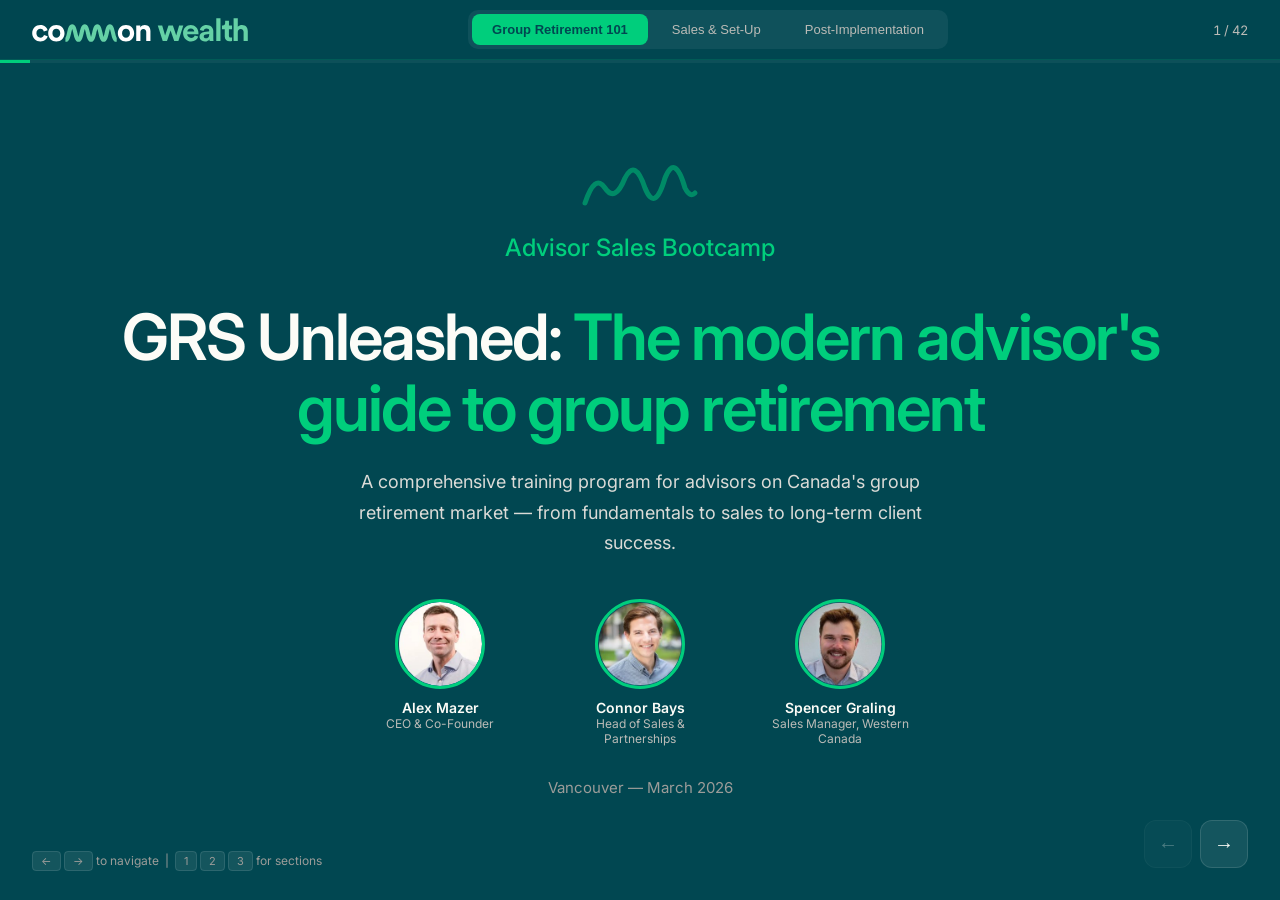
<file: index.html>
<!DOCTYPE html>
<html lang="en">
<head>
<meta charset="UTF-8">
<meta name="viewport" content="width=device-width, initial-scale=1.0">
<title>Common Wealth — GRS Unleashed</title>
<meta name="description" content="GRS Unleashed: The modern advisor's guide to group retirement. Comprehensive training on Canada's retirement market, group plan types, sales strategies, and post-implementation success.">
<link rel="stylesheet" href="styles.css">
</head>
<body>

<nav class="top-nav">
  <div class="logo"><svg height="24" xmlns="http://www.w3.org/2000/svg" id="Layer_1" data-name="Layer 1" viewBox="0 0 540 60"><defs><style>      .cls-1 {        fill: #65d1a6;      }      .cls-1, .cls-2 {        stroke-width: 0px;      }      .cls-2 {        fill: #fff;      }    </style></defs><g><path class="cls-2" d="M11,38.2c0,7,4.6,11,10,11s8.1-3.6,8.9-6.6l9.3,3.1c-1.7,6.5-7.8,13.1-18.2,13.1S.5,50.1.5,38.1s8.9-20.7,20.2-20.7,16.6,6.6,18.3,13.1l-9.4,3.2c-1-3.2-3.4-6.6-8.6-6.6-5.5.2-10,4.1-10,11.1Z"></path><path class="cls-2" d="M81.3,38.2c0,12-8.8,20.7-20.4,20.7s-20.4-8.7-20.4-20.7,8.8-20.7,20.4-20.7c11.6,0,20.4,8.7,20.4,20.7ZM70.7,38.2c0-7.4-4.7-11.1-9.9-11.1s-9.8,3.8-9.8,11.1,4.7,11.1,9.9,11.1,9.8-3.7,9.8-11.1Z"></path><path class="cls-2" d="M255.4,38.2c0,12-8.8,20.7-20.4,20.7s-20.4-8.7-20.4-20.7,8.8-20.7,20.4-20.7c11.6,0,20.4,8.7,20.4,20.7ZM244.9,38.2c0-7.4-4.7-11.1-9.9-11.1s-9.9,3.7-9.9,11.1,4.7,11.1,9.9,11.1,9.9-3.7,9.9-11.1Z"></path><path class="cls-2" d="M271.1,57.7h-10.5V18.7h10.2v4.8c2.4-4,7-5.9,11.2-5.9,9.7,0,14.1,6.9,14.1,15.4v24.5h-10.5v-22.5c0-4.4-2.1-7.8-7.2-7.8s-7.3,3.6-7.3,8.1v22.4h0Z"></path></g><g><g><path class="cls-1" d="M352.2,18.7l8.4,25.1,7.2-25.1h10.4l-12.2,38.9h-10.5l-9.1-26.6-8.9,26.6h-10.7l-12.4-38.9h11.1l7.2,25,8.5-25s11,0,11,0Z"></path><path class="cls-1" d="M415.5,46.5c-2,6.7-8.2,12.3-17.7,12.3s-20.1-7.7-20.1-20.8,9.2-20.5,19.2-20.5,19.2,7.7,19.2,20.2-.2,3.1-.2,3.2h-27.9c.2,5.1,4.6,8.9,9.8,8.9s7.6-2.5,8.9-5.9l8.8,2.6ZM405.7,33.8c-.2-3.9-2.7-7.7-8.7-7.7s-8.5,4.1-8.7,7.7h17.4Z"></path><path class="cls-1" d="M430.5,35.3l9.6-1.4c2.2-.3,2.9-1.4,2.9-2.8,0-2.8-2.1-5.1-6.6-5.1s-7.1,2.9-7.4,6.3l-9.3-2c.6-6.1,6.3-12.8,16.7-12.8s16.9,7,16.9,14.8v19.2c0,2.1.2,4.8.5,6.2h-9.7c-.2-1-.4-3.2-.4-4.7-2,3.1-5.7,5.8-11.5,5.8-8.3,0-13.4-5.6-13.4-11.7,0-7,5.2-10.9,11.7-11.8ZM443,41.9v-1.7l-8.8,1.3c-2.7.4-4.8,1.9-4.8,4.9s1.7,4.5,5.1,4.5c4.4.1,8.5-2.1,8.5-9Z"></path><path class="cls-1" d="M460.7,57.7V.4h10.5v57.3s-10.5,0-10.5,0Z"></path><path class="cls-1" d="M492.3,18.7h7.8v9.3h-7.8v16.3c0,3.4,1.6,4.5,4.6,4.5s2.7-.2,3.2-.3v8.8c-1,.4-2.8.9-5.9.9-7.6,0-12.3-4.5-12.3-12v-18.1h-7v-9.3h2c4.1,0,6-2.7,6-6.2v-5.5h9.5v11.6h-.1Z"></path><path class="cls-1" d="M514.5,57.7h-10.5V.4h10.5v21.6c2.5-3,6.8-4.3,10.5-4.3,9.9,0,14.5,6.9,14.5,15.4v24.5h-10.5v-22.6c0-4.4-2.1-7.8-7.2-7.8s-7,3.3-7.3,7.6v22.9Z"></path></g><path class="cls-1" d="M84.9,59.5c8,0,10.3-10.2,12.8-20.9.7-3.2,1.8-7.9,2.9-10.9,1.1,3,2.2,7.7,2.9,10.9,2.5,10.8,4.8,20.9,12.8,20.9s10.3-10.2,12.8-20.9c.7-3.2,1.8-7.9,2.9-10.9,1.1,3,2.2,7.7,2.9,10.9,2.5,10.8,4.8,20.9,12.8,20.9s10.3-10.2,12.8-20.9c.7-3.2,1.8-7.9,2.9-10.9,1.1,3,2.2,7.7,2.9,10.9,2.5,10.8,4.8,20.9,12.8,20.9s10.3-10.2,12.8-20.9c.7-3.2,1.8-7.9,2.9-10.9,1.1,3,2.2,7.7,2.9,10.9,2.5,10.8,4.8,20.9,12.8,20.9h1.3v-9.7c-1.5-1.4-3.2-9-4.3-13.5-2.5-10.8-4.8-20.9-12.8-20.9s-10.3,10.2-12.8,20.9c-.7,3.2-1.8,7.9-2.9,10.9-1.1-3-2.2-7.7-2.9-10.9-2.5-10.8-4.8-20.9-12.8-20.9s-10.3,10.2-12.8,20.9c-.7,3.2-1.8,7.9-2.9,10.9-1.1-3-2.2-7.7-2.9-10.9-2.5-10.8-4.8-20.9-12.8-20.9s-10.3,10.2-12.8,20.9c-.7,3.2-1.8,7.9-2.9,10.9-1.1-3-2.2-7.7-2.9-10.9-2.5-10.8-4.8-20.9-12.8-20.9s-10.2,10.1-12.7,20.9c-1,4.5-2.8,12.1-4.3,13.5v9.7h1.4Z"></path></g></svg></div>
  <button class="hamburger" id="hamburgerBtn" onclick="toggleMobileMenu()" aria-label="Toggle menu">
    <span></span><span></span><span></span>
  </button>
  <div class="section-tabs">
    <button class="section-tab active" onclick="goToSection(0)">Group Retirement 101</button>
    <button class="section-tab" onclick="goToSection(1)">Sales & Set-Up</button>
    <button class="section-tab" onclick="goToSection(2)">Post-Implementation</button>
  </div>
  <div class="slide-counter" id="slideCounter">1 / 22</div>
</nav>

<div class="mobile-menu" id="mobileMenu">
  <button class="section-tab active" onclick="mobileGoToSection(0)">Group Retirement 101</button>
  <button class="section-tab" onclick="mobileGoToSection(1)">Sales & Set-Up</button>
  <button class="section-tab" onclick="mobileGoToSection(2)">Post-Implementation</button>
</div>

<div class="progress-bar"><div class="progress-fill" id="progressFill"></div></div>

<!-- ─── Slide Container ─── -->

<div class="slide-container" id="slideContainer">

<!-- ═══════════════════════════════════════════ -->
<!-- Title Slide                                  -->
<!-- ═══════════════════════════════════════════ -->
<div id="section-title"></div>

<!-- ═══════════════════════════════════════════ -->
<!-- Section 1: Group Retirement 101              -->
<!-- ═══════════════════════════════════════════ -->
<div id="section-1"></div>

<!-- ═══════════════════════════════════════════ -->
<!-- Section 2: Sales & Set-Up                    -->
<!-- ═══════════════════════════════════════════ -->
<div id="section-2"></div>

<!-- ═══════════════════════════════════════════ -->
<!-- Section 3: Post-Implementation Success       -->
<!-- ═══════════════════════════════════════════ -->
<div id="section-3"></div>

</div><!-- /slide-container -->

<div class="nav-arrows">
  <button class="nav-btn" id="prevBtn" onclick="prevSlide()" aria-label="Previous slide">←</button>
  <button class="nav-btn" id="nextBtn" onclick="nextSlide()" aria-label="Next slide">→</button>
</div>

<div class="kb-hint">
  <kbd>←</kbd> <kbd>→</kbd> to navigate &nbsp;|&nbsp; <kbd>1</kbd> <kbd>2</kbd> <kbd>3</kbd> for sections
</div>

<!-- ─── JavaScript ─── -->

<script>
// Load section HTML fragments, then initialize the app
async function loadSections() {
  const sections = [
    { id: 'section-title', file: 'sections/title.html' },
    { id: 'section-1', file: 'sections/section1.html' },
    { id: 'section-2', file: 'sections/section2.html' },
    { id: 'section-3', file: 'sections/section3.html' },
  ];
  
  for (const section of sections) {
    try {
      const resp = await fetch(section.file);
      const html = await resp.text();
      document.getElementById(section.id).outerHTML = html;
    } catch (e) {
      console.error(`Failed to load ${section.file}:`, e);
    }
  }
  
  // After all sections are loaded, initialize the presentation
  initPresentation();
}

// Load the main app script dynamically after sections are in the DOM
function initPresentation() {
  const script = document.createElement('script');
  script.src = 'app.js';
  document.body.appendChild(script);
}

// Start loading when DOM is ready
document.addEventListener('DOMContentLoaded', loadSections);
</script>

</body>
</html>
</file>
<file: styles.css>
@import url('https://fonts.googleapis.com/css2?family=Inter:wght@300;400;500;600;700;800;900&display=swap');

  :root {
    /* ── CW Brand Palette (from brand-guidelines.md) ── */
    --cw-emerald: #00ce7c;
    --cw-emerald-light: #00eaa8;
    --cw-emerald-dark: #018c5a;
    --cw-spruce: #014751;
    --cw-spruce-light: #027985;
    --cw-spruce-dark: #002329;
    --cw-pistachio: #BAEE95;
    --cw-pistachio-light: #eeffd9;
    --cw-sand: #c2b26e;
    --cw-plum: #331f40;
    --cw-plum-light: #5b3a6d;
    --cw-lilac: #c5b6f1;
    --cw-chartreuse: #c6d92f;
    --cw-cloud: #fcfcf7;
    --cw-cloud-d1: #dbdbd7;
    --cw-cloud-d2: #bbbbb7;
    --cw-cloud-d3: #9c9c99;
    --cw-cloud-d4: #7e7e7c;
    /* Semantic aliases */
    --cw-green: var(--cw-emerald);
    --cw-dark: var(--cw-spruce);
    --cw-white: var(--cw-cloud);
    --cw-gray-200: var(--cw-cloud-d1);
    --cw-gray-300: var(--cw-cloud-d2);
    --cw-gray-600: var(--cw-cloud-d3);
    --cw-gray-800: var(--cw-cloud-d4);
    --cw-orange: #FF8A50;
    --slide-transition: 0.4s cubic-bezier(0.4, 0, 0.2, 1);
  }

  * { margin: 0; padding: 0; box-sizing: border-box; }

  body {
    font-family: 'Inter', -apple-system, BlinkMacSystemFont, sans-serif;
    background: var(--cw-spruce);
    color: var(--cw-cloud);
    overflow: hidden;
    height: 100vh;
    width: 100vw;
  }

  /* ─── Top Navigation Bar ─── */
  .top-nav {
    position: fixed; top: 0; left: 0; right: 0; z-index: 100;
    background: rgba(1, 71, 81, 0.95);
    backdrop-filter: blur(20px);
    border-bottom: 1px solid rgba(0, 206, 124, 0.15);
    display: flex; align-items: center; justify-content: space-between;
    padding: 0 32px; height: 60px;
  }

  .logo {
    display: flex; align-items: center; gap: 10px;
    font-size: 20px; font-weight: 600; letter-spacing: -0.5px;
    color: var(--cw-cloud); text-decoration: none;
  }
  .logo img { height: 28px; width: auto; }
  .logo .mm { color: var(--cw-emerald); }

  .section-tabs {
    display: flex; gap: 4px; background: rgba(252,252,247,0.06);
    border-radius: 10px; padding: 4px;
  }
  .section-tab {
    padding: 8px 20px; border-radius: 8px; cursor: pointer;
    font-size: 13px; font-weight: 500; color: var(--cw-cloud-d2);
    transition: all 0.3s; border: none; background: none;
    white-space: nowrap;
  }
  .section-tab:hover { color: var(--cw-cloud); background: rgba(252,252,247,0.06); }
  .section-tab.active {
    background: var(--cw-emerald); color: var(--cw-spruce);
    font-weight: 600;
  }

  .slide-counter {
    font-size: 13px; color: var(--cw-cloud-d2); font-variant-numeric: tabular-nums;
    min-width: 80px; text-align: right;
  }

  /* ─── Slide Container ─── */
  .slide-container {
    position: fixed; top: 60px; bottom: 0; left: 0; right: 0;
    overflow: hidden;
  }

  .slide {
    position: absolute; top: 0; left: 0; right: 0; bottom: 0;
    display: none; align-items: flex-start; justify-content: center;
    padding: 60px 60px 40px;
    opacity: 0;
    pointer-events: none;
    overflow-y: auto;
  }
  .slide.active {
    display: flex;
    opacity: 1; transform: translateX(0); pointer-events: all;
    animation: slideIn 0.4s ease forwards;
  }

  @keyframes slideIn {
    from { opacity: 0; transform: translateX(40px); }
    to { opacity: 1; transform: translateX(0); }
  }
  @keyframes slideInReverse {
    from { opacity: 0; transform: translateX(-40px); }
    to { opacity: 1; transform: translateX(0); }
  }

  .slide-inner {
    max-width: 1200px; width: 100%;
  }

  /* ─── Slide Typography ─── */
  .slide h1 {
    font-size: 48px; font-weight: 600; line-height: 1.1;
    letter-spacing: -1.5px; margin-bottom: 24px;
  }
  .slide h2 {
    font-size: 36px; font-weight: 600; line-height: 1.2;
    letter-spacing: -1px; margin-bottom: 20px;
  }
  .slide h3 {
    font-size: 22px; font-weight: 600; margin-bottom: 16px;
    color: var(--cw-emerald);
  }
  .slide p {
    font-size: 18px; line-height: 1.7; color: var(--cw-cloud-d1);
    max-width: 800px;
  }
  .slide .subtitle {
    font-size: 20px; color: var(--cw-emerald); font-weight: 500;
    margin-bottom: 8px;
  }

  .accent { color: var(--cw-emerald); }
  .accent-pistachio { color: var(--cw-pistachio); }

  /* ─── Card Grids ─── */
  .card-grid {
    display: grid; gap: 20px; margin-top: 32px;
  }
  .card-grid.cols-2 { grid-template-columns: 1fr 1fr; }
  .card-grid.cols-3 { grid-template-columns: 1fr 1fr 1fr; }
  .card-grid.cols-4 { grid-template-columns: 1fr 1fr 1fr 1fr; }

  .card {
    background: rgba(252,252,247,0.04);
    border: 1px solid rgba(252,252,247,0.08);
    border-radius: 16px; padding: 28px;
    transition: all 0.3s;
  }
  .card:hover {
    background: rgba(252,252,247,0.07);
    border-color: rgba(0, 206, 124, 0.2);
    transform: translateY(-2px);
  }
  .card h4 {
    font-size: 16px; font-weight: 600; margin-bottom: 10px;
    color: var(--cw-cloud);
  }
  .card p { font-size: 15px; line-height: 1.6; color: var(--cw-cloud-d2); }
  .card .big-number {
    font-size: 42px; font-weight: 300; color: var(--cw-emerald);
    line-height: 1; margin-bottom: 8px; letter-spacing: -1px;
  }
  .card .stat-label {
    font-size: 14px; color: var(--cw-cloud-d2); font-weight: 400;
  }

  /* ─── SVG Donut Charts ─── */
  .donut-row { display: flex; gap: 40px; justify-content: center; margin-top: 32px; flex-wrap: wrap; }
  .donut-item { text-align: center; }
  .donut-item svg { width: 150px; height: 150px; transform: rotate(-90deg); }
  .donut-item .donut-label { margin-top: 12px; font-size: 14px; font-weight: 400; color: var(--cw-cloud-d2); }
  .donut-item .donut-value { font-size: 13px; font-weight: 600; color: var(--cw-emerald); }
  .donut-ring { fill: none; stroke: rgba(252,252,247,0.08); }
  .donut-segment { fill: none; stroke-linecap: round; transition: stroke-dashoffset 1.2s ease; }

  /* ─── Pillar Diagram ─── */
  .pillar-row {
    display: flex; gap: 16px; margin-top: 32px; align-items: flex-end;
    justify-content: center;
  }
  .pillar {
    text-align: center; border-radius: 12px 12px 0 0; padding: 24px 20px;
    min-width: 180px; transition: all 0.3s; cursor: default;
  }
  .pillar:hover { transform: translateY(-4px); }
  .pillar.p1 { background: var(--cw-spruce-light); height: 260px; display: flex; flex-direction: column; justify-content: flex-end; }
  .pillar.p2 { background: var(--cw-emerald-dark); height: 220px; display: flex; flex-direction: column; justify-content: flex-end; }
  .pillar.p3 { background: var(--cw-emerald); height: 280px; display: flex; flex-direction: column; justify-content: flex-end; }
  .pillar .pillar-num { font-size: 36px; font-weight: 600; color: var(--cw-cloud); }
  .pillar .pillar-title { font-size: 15px; font-weight: 600; margin-top: 8px; }
  .pillar .pillar-desc { font-size: 13px; color: rgba(252,252,247,0.7); margin-top: 6px; line-height: 1.4; }
  .pillar.p3 .pillar-num, .pillar.p3 .pillar-title { color: var(--cw-spruce); }
  .pillar.p3 .pillar-desc { color: rgba(1,71,81,0.7); }

  /* ─── Stat Bars ─── */
  .stat-bar-group { margin-top: 28px; }
  .stat-bar-item { margin-bottom: 20px; }
  .stat-bar-label {
    display: flex; justify-content: space-between; margin-bottom: 6px;
    font-size: 15px; font-weight: 400;
  }
  .stat-bar-label span:last-child { color: var(--cw-emerald); font-weight: 600; }
  .stat-bar {
    height: 12px; background: rgba(252,252,247,0.08);
    border-radius: 6px; overflow: hidden;
  }
  .stat-bar-fill {
    height: 100%; background: linear-gradient(90deg, var(--cw-emerald), var(--cw-emerald-light));
    border-radius: 6px; transition: width 1s cubic-bezier(0.4, 0, 0.2, 1);
    width: 0;
  }
  .slide.active .stat-bar-fill { width: var(--bar-width); }

  /* ─── Split Layout ─── */
  .split { display: flex; gap: 48px; align-items: flex-start; }
  .split-left { flex: 1; }
  .split-right { flex: 1; }

  /* ─── Plan Type Table (brand: no vertical lines, minimal) ─── */
  .plan-table {
    width: 100%; border-collapse: collapse;
    margin-top: 24px; font-size: 15px;
  }
  .plan-table th {
    padding: 14px 20px;
    text-align: left; font-weight: 600; font-size: 14px;
    color: var(--cw-emerald); border-bottom: 2px solid rgba(0,206,124,0.3);
  }
  .plan-table td {
    padding: 14px 20px; border-bottom: 1px solid rgba(252,252,247,0.06);
    color: var(--cw-cloud-d1);
  }
  .plan-table tr:hover td { background: rgba(252,252,247,0.03); }
  .plan-table .plan-name { font-weight: 600; color: var(--cw-cloud); }

  /* ─── Calculator ─── */
  .calculator {
    background: rgba(252,252,247,0.04);
    border: 1px solid rgba(252,252,247,0.1);
    border-radius: 20px; padding: 36px;
    margin-top: 24px;
  }
  .calc-inputs {
    display: grid; grid-template-columns: 1fr 1fr 1fr; gap: 20px;
    margin-bottom: 32px;
  }
  .calc-field label {
    display: block; font-size: 12px; font-weight: 600;
    color: var(--cw-cloud-d2); margin-bottom: 8px; text-transform: uppercase;
    letter-spacing: 0.5px;
  }
  .calc-field input, .calc-field select {
    width: 100%; padding: 12px 14px; border-radius: 10px;
    border: 1px solid rgba(252,252,247,0.12);
    background: rgba(252,252,247,0.06);
    color: var(--cw-cloud); font-size: 15px; font-family: inherit;
    font-weight: 500; transition: all 0.2s;
  }
  .calc-field input:focus, .calc-field select:focus {
    outline: none; border-color: var(--cw-emerald);
    box-shadow: 0 0 0 3px rgba(0, 206, 124, 0.15);
  }
  .calc-field input::placeholder { color: var(--cw-cloud-d3); }
  .calc-field .input-hint {
    font-size: 11px; color: var(--cw-cloud-d3); margin-top: 4px;
  }
  .calc-field input[type="range"] {
    -webkit-appearance: none; height: 6px; border-radius: 3px;
    background: rgba(252,252,247,0.12); padding: 0; border: none;
    cursor: pointer;
  }
  .calc-field input[type="range"]::-webkit-slider-thumb {
    -webkit-appearance: none; width: 20px; height: 20px; border-radius: 50%;
    background: var(--cw-emerald); cursor: pointer; border: 2px solid var(--cw-spruce);
  }
  .slider-row {
    display: flex; align-items: center; gap: 12px;
  }
  .slider-row input[type="range"] { flex: 1; }
  .slider-value {
    font-size: 16px; font-weight: 600; color: var(--cw-emerald);
    min-width: 48px; text-align: right;
  }

  .calc-results {
    display: grid; grid-template-columns: 1fr 1fr 1fr 1fr; gap: 16px;
  }
  .calc-result-card {
    background: rgba(0, 206, 124, 0.06);
    border: 1px solid rgba(0, 206, 124, 0.15);
    border-radius: 14px; padding: 20px; text-align: center;
  }
  .calc-result-card .result-value {
    font-size: 32px; font-weight: 300; color: var(--cw-emerald);
    letter-spacing: -1px;
  }
  .calc-result-card .result-label {
    font-size: 12px; color: var(--cw-cloud-d2); margin-top: 6px;
    font-weight: 500;
  }
  .calc-result-card.highlight {
    background: rgba(0, 206, 124, 0.12);
    border-color: var(--cw-emerald);
  }

  .calc-toggle {
    display: flex; justify-content: space-between; align-items: center;
    padding: 12px 16px; cursor: pointer; border-radius: 10px;
    background: rgba(252,252,247,0.05); border: 1px solid rgba(252,252,247,0.08);
    margin-bottom: 16px; user-select: none; transition: background 0.2s;
  }
  .calc-toggle:hover { background: rgba(252,252,247,0.08); }
  .calc-toggle span:first-child { font-size: 14px; font-weight: 600; color: var(--cw-cloud); }
  .calc-toggle-icon { font-size: 12px; color: var(--cw-emerald); transition: transform 0.3s; }
  .calc-toggle-icon.collapsed { transform: rotate(-90deg); }
  .calc-collapsible {
    max-height: 600px; overflow: hidden; transition: max-height 0.4s ease;
  }
  .calc-collapsible.collapsed {
    max-height: 0;
  }

  .calc-chart {
    margin-top: 32px; padding: 24px;
    background: rgba(252,252,247,0.03);
    border-radius: 14px;
  }
  .chart-bar-row {
    display: flex; align-items: center; gap: 16px; margin-bottom: 12px;
  }
  .chart-bar-year {
    font-size: 14px; font-weight: 600; width: 60px; text-align: right;
    color: var(--cw-cloud-d2);
  }
  .chart-bar-track {
    flex: 1; height: 32px; background: rgba(252,252,247,0.04);
    border-radius: 8px; overflow: hidden; position: relative;
  }
  .chart-bar-fill-aum {
    position: absolute; top: 0; left: 0; height: 50%;
    background: var(--cw-emerald);
    border-radius: 4px 4px 0 0; transition: width 0.8s ease;
  }
  .chart-bar-fill-rev {
    position: absolute; bottom: 0; left: 0; height: 50%;
    background: var(--cw-pistachio);
    border-radius: 0 0 4px 4px; transition: width 0.8s ease;
  }
  .chart-bar-value {
    font-size: 13px; font-weight: 600; width: 200px;
    color: var(--cw-cloud-d1); display: flex; gap: 12px;
  }
  .chart-bar-value .aum-val { color: var(--cw-emerald); }
  .chart-bar-value .rev-val { color: var(--cw-pistachio); }

  /* ─── Navigation arrows ─── */
  .nav-arrows {
    position: fixed; bottom: 32px; right: 32px; display: flex; gap: 8px; z-index: 100;
  }
  .nav-btn {
    width: 48px; height: 48px; border-radius: 12px;
    background: rgba(252,252,247,0.08); border: 1px solid rgba(252,252,247,0.12);
    color: var(--cw-cloud); font-size: 20px; cursor: pointer;
    display: flex; align-items: center; justify-content: center;
    transition: all 0.2s;
  }
  .nav-btn:hover:not(:disabled) {
    background: var(--cw-emerald); color: var(--cw-spruce);
    border-color: var(--cw-emerald);
  }
  .nav-btn:disabled { opacity: 0.3; cursor: default; }

  /* ─── Progress Bar ─── */
  .progress-bar {
    position: fixed; top: 60px; left: 0; right: 0; height: 3px;
    background: rgba(252,252,247,0.05); z-index: 99;
  }
  .progress-fill {
    height: 100%; background: var(--cw-emerald);
    transition: width 0.4s ease;
  }

  /* ─── Slide-specific: Title Slide ─── */
  .title-slide {
    text-align: center;
  }
  .title-slide h1 { font-size: 64px; letter-spacing: -2px; font-weight: 600; }
  .title-slide .tagline {
    font-size: 24px; color: var(--cw-emerald); font-weight: 500;
    margin-bottom: 40px;
  }
  .title-slide .meta {
    font-size: 15px; color: var(--cw-cloud-d3); margin-top: 32px;
  }

  /* ─── Wave decoration ─── */
  .wave-decoration {
    position: absolute; bottom: -20px; right: -20px; opacity: 0.06;
    pointer-events: none;
  }

  /* ─── Quote / Callout ─── */
  .callout {
    background: rgba(0, 206, 124, 0.06);
    border-left: 4px solid var(--cw-emerald);
    border-radius: 0 12px 12px 0;
    padding: 24px 28px; margin-top: 24px;
  }
  .callout p { font-size: 17px; color: var(--cw-cloud-d1); font-style: italic; }
  .callout .callout-source { font-style: normal; font-size: 13px; color: var(--cw-cloud-d3); margin-top: 8px; }

  /* ─── Icon badges ─── */
  .icon-badge {
    display: inline-flex; align-items: center; justify-content: center;
    width: 48px; height: 48px; border-radius: 12px;
    background: rgba(0, 206, 124, 0.1); margin-bottom: 16px;
    font-size: 24px;
  }

  /* ─── Reusable icon box (small emoji/icon containers) ─── */
  .icon-box {
    width: 40px; height: 40px; border-radius: 8px;
    background: rgba(252,252,247,0.05);
    display: flex; align-items: center; justify-content: center;
    font-size: 20px; flex-shrink: 0;
  }

  /* ─── List styling ─── */
  .feature-list { list-style: none; margin-top: 16px; }
  .feature-list li {
    padding: 10px 0; font-size: 16px; color: var(--cw-cloud-d1);
    display: flex; align-items: flex-start; gap: 12px;
  }
  .feature-list li::before {
    content: '→'; color: var(--cw-emerald); font-weight: 700;
    flex-shrink: 0; margin-top: 1px;
  }

  /* Title & section slides: vertically center */
  /* Class-based approach for Firefox compatibility (replaces :has() selector) */
  .slide.slide--centered {
    align-items: center;
    padding-top: 40px;
  }

  /* ─── Section placeholder ─── */
  .section-placeholder {
    text-align: center; padding: 80px 40px;
  }
  .section-placeholder .placeholder-icon {
    font-size: 64px; margin-bottom: 24px; opacity: 0.6;
  }
  .section-placeholder h2 { color: var(--cw-cloud-d2); }
  .section-placeholder p { color: var(--cw-cloud-d3); max-width: 500px; margin: 16px auto 0; }

  /* ─── Hamburger Menu (mobile) ─── */
  .hamburger {
    display: none;
    flex-direction: column; justify-content: center; gap: 5px;
    width: 36px; height: 36px; cursor: pointer;
    background: none; border: none; padding: 6px;
    border-radius: 8px; transition: background 0.2s;
  }
  .hamburger:hover { background: rgba(252,252,247,0.08); }
  .hamburger span {
    display: block; height: 2px; width: 100%;
    background: var(--cw-cloud); border-radius: 2px;
    transition: all 0.3s ease;
  }
  .hamburger.open span:nth-child(1) { transform: rotate(45deg) translate(5px, 5px); }
  .hamburger.open span:nth-child(2) { opacity: 0; }
  .hamburger.open span:nth-child(3) { transform: rotate(-45deg) translate(5px, -5px); }

  .mobile-menu {
    display: none; position: fixed;
    top: 60px; left: 0; right: 0;
    background: rgba(1, 71, 81, 0.98);
    backdrop-filter: blur(20px);
    border-bottom: 1px solid rgba(0, 206, 124, 0.15);
    padding: 16px; z-index: 99;
    flex-direction: column; gap: 8px;
  }
  .mobile-menu.open { display: flex; }
  .mobile-menu .section-tab {
    width: 100%; text-align: left; padding: 14px 16px;
    font-size: 15px; border-radius: 10px;
  }

  /* ─── Responsive: Tablet (≤ 1024px) ─── */
  @media (max-width: 1024px) {
    .top-nav { padding: 0 20px; }
    .slide { padding: 40px 32px 32px; }
    .slide h1 { font-size: 40px; letter-spacing: -1px; }
    .slide h2 { font-size: 30px; }
    .card-grid.cols-4 { grid-template-columns: 1fr 1fr; }
    .calc-results { grid-template-columns: 1fr 1fr; }
    .presenters { gap: 32px; }
    .chart-bar-value { width: 120px; }
  }

  /* ─── Responsive: Small Tablet / Large Phone (≤ 768px) ─── */
  @media (max-width: 768px) {
    .top-nav { height: 52px; padding: 0 16px; }
    .slide-container { top: 52px; }
    .progress-bar { top: 52px; }
    .hamburger { display: flex; }
    .section-tabs { display: none; }
    .slide-counter { font-size: 12px; min-width: 60px; }

    .slide { padding: 28px 20px 24px; }
    .slide h1 { font-size: 32px; letter-spacing: -0.5px; margin-bottom: 16px; }
    .slide h2 { font-size: 26px; margin-bottom: 14px; }
    .slide h3 { font-size: 19px; }
    .slide p { font-size: 16px; line-height: 1.6; }
    .slide .subtitle { font-size: 17px; }

    .card-grid.cols-2, .card-grid.cols-3, .card-grid.cols-4 {
      grid-template-columns: 1fr;
    }
    .card { padding: 22px; border-radius: 12px; }
    .card .big-number { font-size: 34px; }

    .split { flex-direction: column; gap: 20px; }
    .pillar-row { flex-direction: column; align-items: stretch; gap: 12px; }
    .pillar { height: auto !important; min-width: unset; padding: 20px 16px; border-radius: 12px; }

    .calc-inputs { grid-template-columns: 1fr; gap: 14px; }
    .calc-results { grid-template-columns: 1fr 1fr; gap: 12px; }
    .calculator { padding: 24px 20px; border-radius: 16px; }
    .calc-result-card .result-value { font-size: 26px; }

    .plan-table { font-size: 13px; }
    .plan-table th, .plan-table td { padding: 10px 12px; }

    .donut-row { gap: 24px; }
    .donut-item svg { width: 120px; height: 120px; }

    .nav-arrows { bottom: 20px; right: 16px; }
    .nav-btn { width: 44px; height: 44px; font-size: 18px; border-radius: 10px; }

    .kb-hint { display: none; }

    .callout { padding: 18px 20px; }
    .callout p { font-size: 15px; }

    .presenters { flex-wrap: wrap; gap: 24px; }
    .presenter { flex: 0 0 110px; }
    .presenter-photo { width: 72px; height: 72px; font-size: 20px; }

    .title-slide h1 { font-size: 36px; letter-spacing: -1px; }
    .title-slide .tagline { font-size: 18px; margin-bottom: 28px; }
    .title-slide .meta { font-size: 13px; }

    .chart-bar-row { gap: 10px; }
    .chart-bar-year { width: 44px; font-size: 12px; }
    .chart-bar-value { width: 80px; font-size: 11px; }
  }

  /* ─── Responsive: Phone (≤ 480px) ─── */
  @media (max-width: 480px) {
    .top-nav { padding: 0 12px; }
    .logo svg { height: 18px; }

    .slide { padding: 20px 16px 20px; }
    .slide h1 { font-size: 26px; }
    .slide h2 { font-size: 22px; }
    .slide h3 { font-size: 17px; }
    .slide p { font-size: 15px; }

    .card { padding: 18px; }
    .card h4 { font-size: 15px; }
    .card p { font-size: 14px; }
    .card .big-number { font-size: 28px; }

    .calc-results { grid-template-columns: 1fr; }
    .calc-result-card { padding: 16px; }
    .calc-result-card .result-value { font-size: 24px; }

    .plan-table { font-size: 12px; display: block; overflow-x: auto; -webkit-overflow-scrolling: touch; }
    .plan-table th, .plan-table td { padding: 8px 10px; white-space: nowrap; }

    .donut-row { flex-direction: column; align-items: center; gap: 20px; }
    .donut-item svg { width: 110px; height: 110px; }

    .nav-arrows { bottom: 16px; right: 12px; }
    .nav-btn { width: 40px; height: 40px; font-size: 16px; }

    .title-slide h1 { font-size: 28px; }
    .title-slide .tagline { font-size: 16px; margin-bottom: 20px; }

    .presenters { gap: 16px; justify-content: center; }
    .presenter { flex: 0 0 90px; }
    .presenter-photo { width: 60px; height: 60px; font-size: 18px; }
    .presenter-name { font-size: 12px; }
    .presenter-role { font-size: 11px; }

    .icon-badge { width: 40px; height: 40px; font-size: 20px; border-radius: 10px; }
    .icon-box { width: 34px; height: 34px; font-size: 18px; }

    .chart-bar-row { gap: 8px; flex-wrap: wrap; }
    .chart-bar-year { width: 38px; font-size: 11px; }
    .chart-bar-value { width: 100%; font-size: 11px; margin-top: 2px; }

    .callout { padding: 14px 16px; }
    .feature-list li { font-size: 14px; gap: 8px; }

    .slide-counter { font-size: 11px; min-width: 50px; }
  }

  /* ─── Touch device affordances ─── */
  @media (hover: none) and (pointer: coarse) {
    .nav-btn { width: 48px; height: 48px; }
    .section-tab { padding: 10px 18px; }
    .card:hover { transform: none; }
    .pillar:hover { transform: none; }
  }

  /* Keyboard hint */
  .kb-hint {
    position: fixed; bottom: 32px; left: 32px; font-size: 12px;
    color: var(--cw-cloud-d3); z-index: 100;
  }
  .kb-hint kbd {
    background: rgba(252,252,247,0.08); padding: 2px 8px;
    border-radius: 4px; font-family: inherit; font-size: 11px;
    border: 1px solid rgba(252,252,247,0.1);
  }

  /* ─── Inline SVG mini-charts ─── */
  .mini-chart { display: inline-block; vertical-align: middle; }

  /* ─── Presenter headshots ─── */
  .presenters {
    display: flex; gap: 60px; justify-content: center; align-items: flex-start; margin-top: 40px;
  }
  .presenter {
    text-align: center; flex: 0 0 140px;
  }
  .presenter-photo {
    width: 90px; height: 90px; border-radius: 50%;
    border: 3px solid var(--cw-emerald);
    background: var(--cw-spruce-light); color: var(--cw-cloud);
    display: flex; align-items: center; justify-content: center;
    font-size: 24px; font-weight: 600; margin: 0 auto 10px;
    overflow: hidden;
  }
  .presenter-photo img {
    width: 100%; height: 100%; object-fit: cover; border-radius: 50%;
  }
  .presenter-name { font-size: 14px; font-weight: 600; color: var(--cw-cloud); }
  .presenter-role { font-size: 12px; color: var(--cw-cloud-d2); }
</file>
